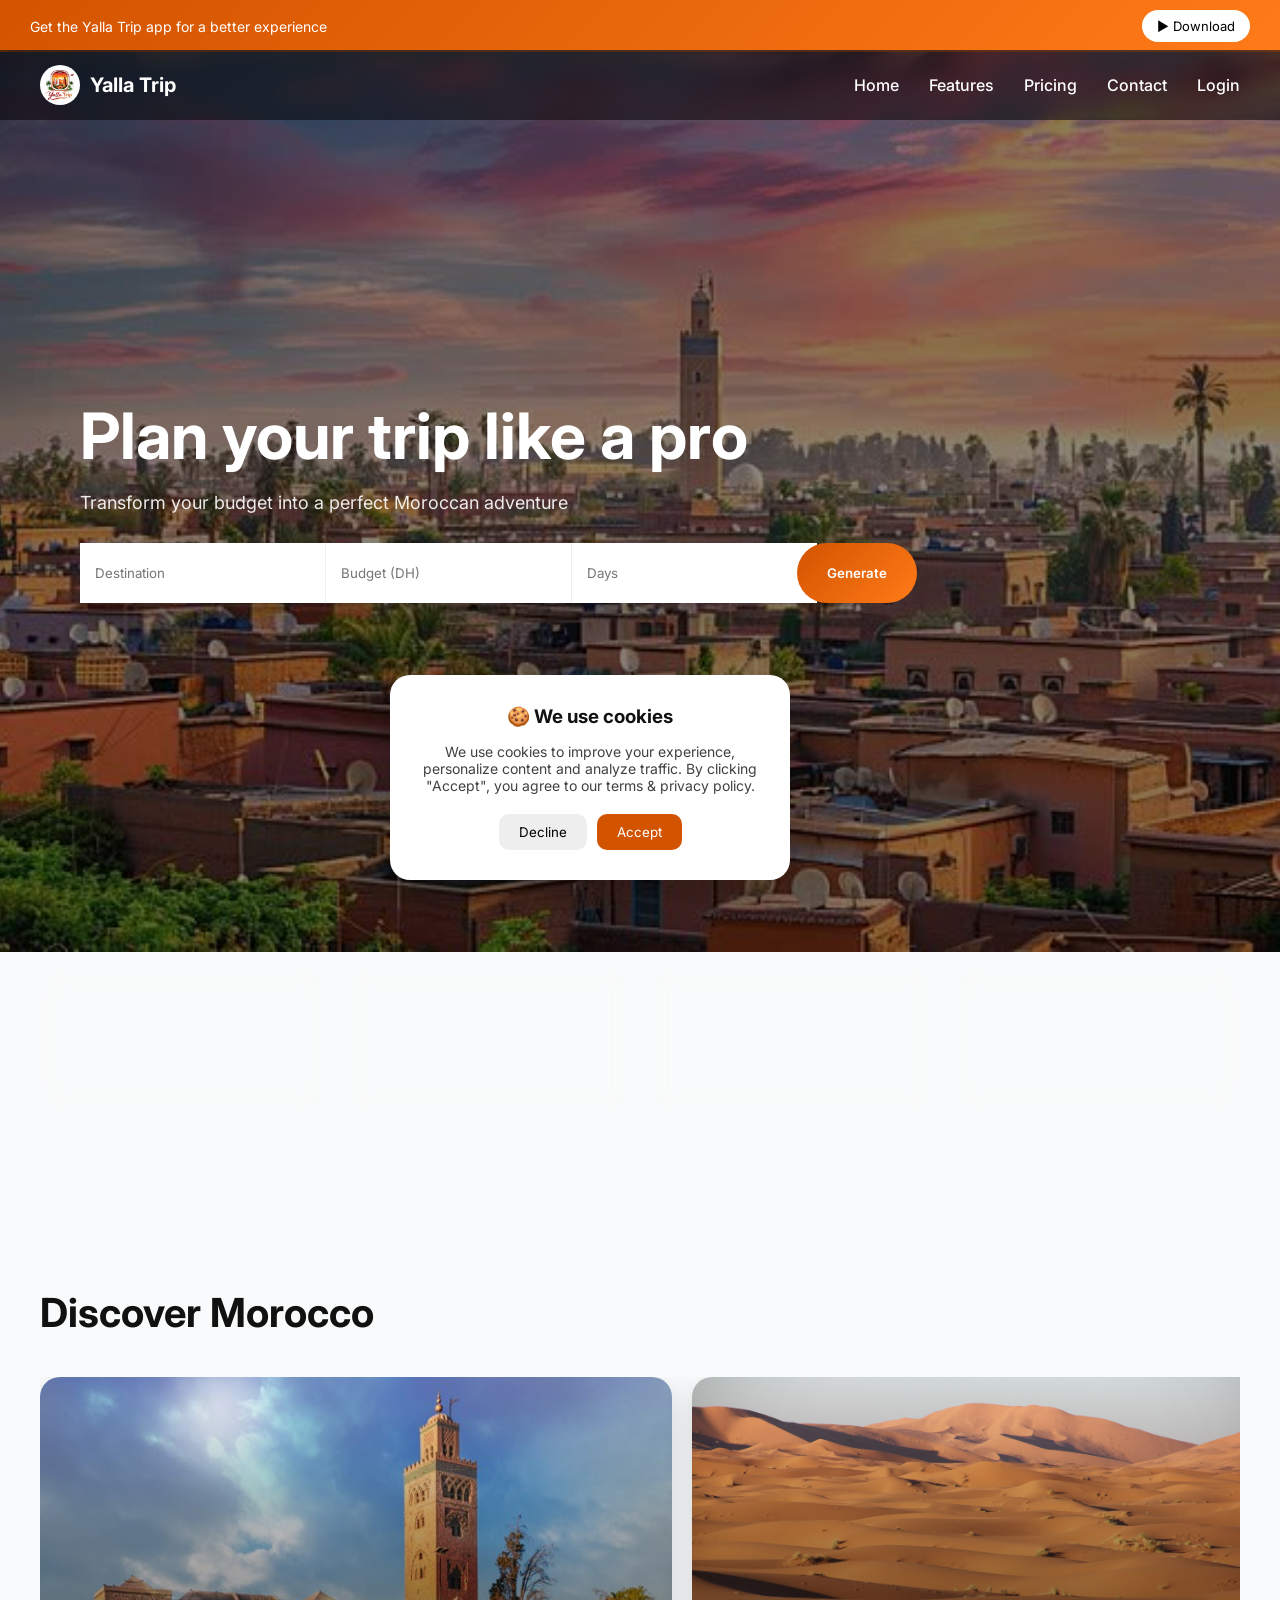
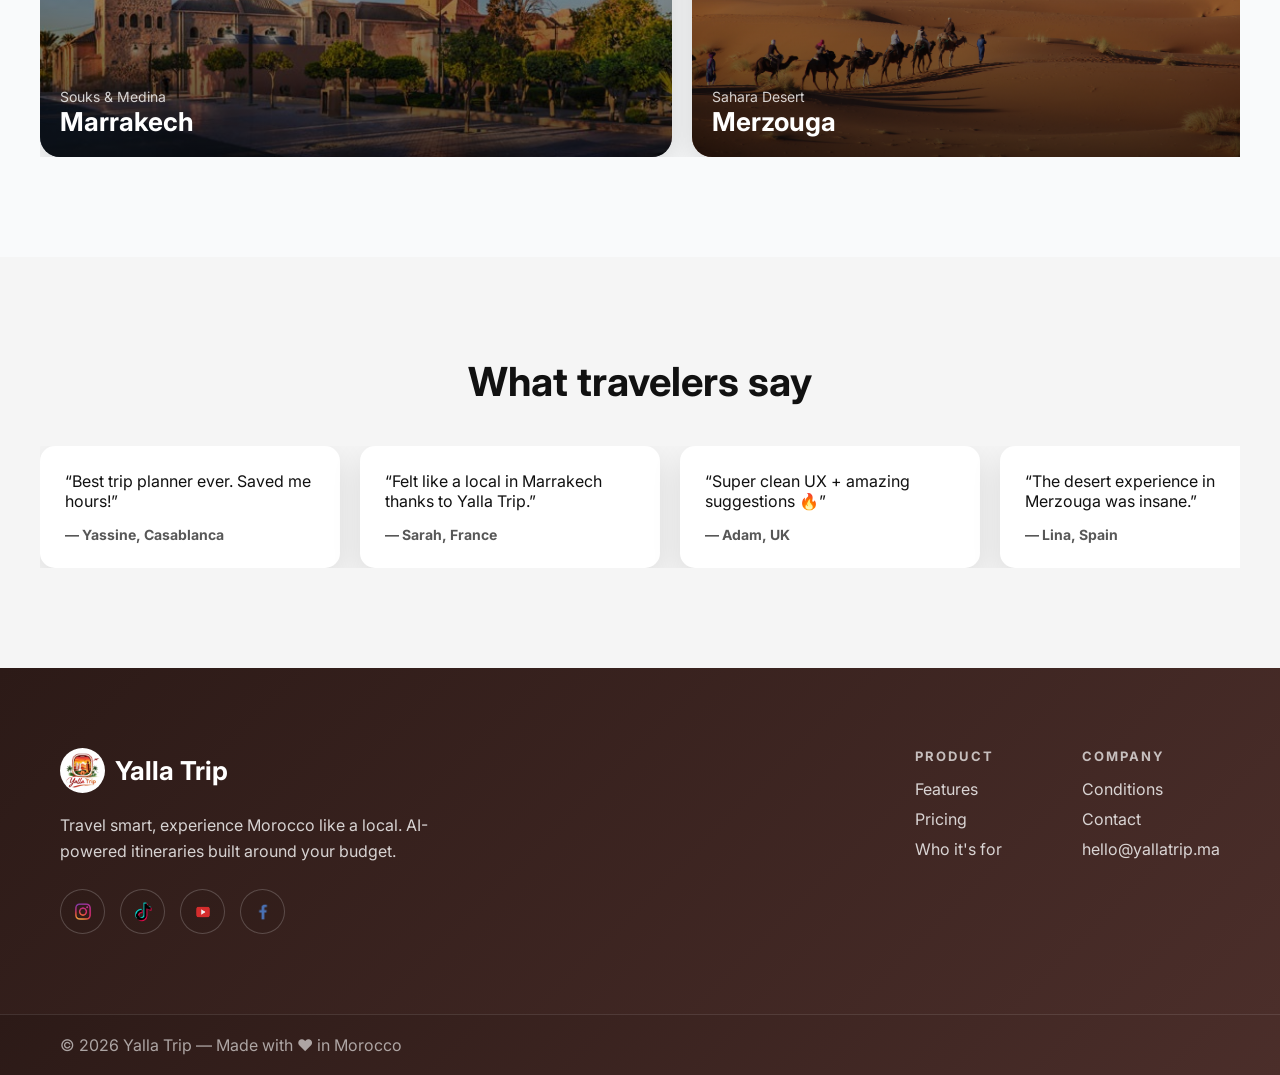
<file: index.html>
<!DOCTYPE html>
<meta charset="UTF-8">
<meta name="google" content="notranslate">
<meta http-equiv="Content-Language" content="en">
<head>
  <meta charset="UTF-8">
  <title>Yalla Trip</title>
  <meta name="viewport" content="width=device-width, initial-scale=1.0">
  <link rel="stylesheet" href="style.css">
  <link href="https://fonts.googleapis.com/css2?family=Inter:wght@400;600;700&display=swap" rel="stylesheet">
</head>

<body>

  <body class="with-app-bar">
    
<!-- ================= TOP APP BAR ================= -->
<div class="top-app-bar">

  <p> Get the Yalla Trip app for a better experience</p>

  <div class="top-buttons">
    <button>▶ Download</button>
  </div>

</div>
  
<nav class="navbar">
  <div class="logo">
    <img src="logo.jpeg">
    <span>Yalla Trip</span>
  </div>

<ul class="nav-links">
  <li><a href="index.html">Home</a></li>
  <li><a href="features.html">Features</a></li>
  <li><a href="pricing.html">Pricing</a></li>
  <li><a href="contact.html">Contact</a></li>
  <li><a href="login.html">Login</a></li>
</ul>
</nav>

<header class="hero">
  <div class="hero-overlay"></div>

  <div class="hero-content">
    <h1>Plan your trip like a pro</h1>
    <p>Transform your budget into a perfect Moroccan adventure</p>

    <div class="search-box">
      <input id="destination" placeholder="Destination">
      <input id="budget" type="number" placeholder="Budget (DH)">
      <input id="days" type="number" placeholder="Days">
      <button onclick="generateTrip()">Generate</button>
    </div>
  </div>
</header>

<!-- ================= STATS ================= -->
<section class="stats">

  <div class="stat">
    <h2>25k<span>+</span></h2>
    <p>Travellers using Yalla Trip</p>
  </div>

  <div class="stat">
    <h2>120k</h2>
    <p>Trips generated</p>
  </div>

  <div class="stat">
    <h2>8h</h2>
    <p>Saved per trip</p>
  </div>

  <div class="stat">
    <h2>92<span>%</span></h2>
    <p>Satisfaction rate</p>
  </div>

</section>

<section class="discover">
  <h2>Discover Morocco</h2>

  <div class="discover-cards">

    <div class="card">
      <img src="marrakech.jpg">
      <div class="card-text">
        <span>Souks & Medina</span>
        <h3>Marrakech</h3>
      </div>
    </div>

    <div class="card">
      <img src="merzouga.jpg">
      <div class="card-text">
        <span>Sahara Desert</span>
        <h3>Merzouga</h3>
      </div>
    </div>

    <div class="card">
      <img src="chefchaouen.jpg">
      <div class="card-text">
        <span>Blue Pearl</span>
        <h3>Chefchaouen</h3>
      </div>
    </div>

    <div class="card">
      <img src="tanger.jpg">
      <div class="card-text">
        <span>Coastal City</span>
        <h3>Tanger</h3>
      </div>
    </div>

  </div>
</section>

<section id="result" class="result-section hidden">
  <h2>Your Trip</h2>
  <div id="trip-output"></div>
</section>

<div id="loader" class="loader hidden"> Generating your trip...</div>

    <!-- ================= REVIEWS ================= -->
<section class="reviews">
  <h2>What travelers say</h2>

  <div class="reviews-container">

    <div class="reviews-track" id="reviews-track">

      <div class="review">
        <p>“Best trip planner ever. Saved me hours!”</p>
        <h4>— Yassine, Casablanca</h4>
      </div>

      <div class="review">
        <p>“Felt like a local in Marrakech thanks to Yalla Trip.”</p>
        <h4>— Sarah, France</h4>
      </div>

      <div class="review">
        <p>“Super clean UX + amazing suggestions 🔥”</p>
        <h4>— Adam, UK</h4>
      </div>

      <div class="review">
        <p>“The desert experience in Merzouga was insane.”</p>
        <h4>— Lina, Spain</h4>
      </div>

      <div class="review">
        <p>“I use it every time I travel in Morocco.”</p>
        <h4>— Mehdi, Rabat</h4>
      </div>

        <div class="review">
        <p>“Best trip planner ever. Saved me hours!”</p>
        <h4>— Yassine, Casablanca</h4>
      </div>

      <div class="review">
        <p>“Felt like a local in Marrakech thanks to Yalla Trip.”</p>
        <h4>— Sarah, France</h4>
      </div>

      <div class="review">
        <p>“Super clean UX + amazing suggestions 🔥”</p>
        <h4>— Adam, UK</h4>
      </div>

      <div class="review">
        <p>“The desert experience in Merzouga was insane.”</p>
        <h4>— Lina, Spain</h4>
      </div>

      <div class="review">
        <p>“I use it every time I travel in Morocco.”</p>
        <h4>— Mehdi, Rabat</h4>
      </div>

        <div class="review">
        <p>“Best trip planner ever. Saved me hours!”</p>
        <h4>— Yassine, Casablanca</h4>
      </div>

      <div class="review">
        <p>“Felt like a local in Marrakech thanks to Yalla Trip.”</p>
        <h4>— Sarah, France</h4>
      </div>

      <div class="review">
        <p>“Super clean UX + amazing suggestions 🔥”</p>
        <h4>— Adam, UK</h4>
      </div>

      <div class="review">
        <p>“The desert experience in Merzouga was insane.”</p>
        <h4>— Lina, Spain</h4>
      </div>

      <div class="review">
        <p>“I use it every time I travel in Morocco.”</p>
        <h4>— Mehdi, Rabat</h4>
      </div>

        <div class="review">
        <p>“Best trip planner ever. Saved me hours!”</p>
        <h4>— Yassine, Casablanca</h4>
      </div>

      <div class="review">
        <p>“Felt like a local in Marrakech thanks to Yalla Trip.”</p>
        <h4>— Sarah, France</h4>
      </div>

      <div class="review">
        <p>“Super clean UX + amazing suggestions 🔥”</p>
        <h4>— Adam, UK</h4>
      </div>

      <div class="review">
        <p>“The desert experience in Merzouga was insane.”</p>
        <h4>— Lina, Spain</h4>
      </div>

      <div class="review">
        <p>“I use it every time I travel in Morocco.”</p>
        <h4>— Mehdi, Rabat</h4>
      </div>

    </div>

  </div>
</section>

<footer class="footer">

  <div class="footer-left">
    <div class="footer-logo">
      <img src="logo.jpeg" alt="logo">
      <h3>Yalla Trip</h3>
    </div>

    <p class="footer-desc">
      Travel smart, experience Morocco like a local.  
      AI-powered itineraries built around your budget.
    </p>

<div class="socials">

  <span>
    <img src="instagram-removebg-preview.png" alt="Instagram">
  </span>

  <span>
    <img src="tiktok-removebg-preview.png" alt="TikTok">
  </span>

  <span>
    <img src="youtube-removebg-preview.png" alt="YouTube">
  </span>

  <span>
    <img src="facebook-removebg-preview.png" alt="Facebook">
  </span>

</div>
  </div>

  <div class="footer-links">

    <div>
      <h4>PRODUCT</h4>
      <p>Features</p>
      <p>Pricing</p>
      <p>Who it's for</p>
    </div>

    <div>
      <h4>COMPANY</h4>
      <p>Conditions</p>
      <p>Contact</p>
      <p>hello@yallatrip.ma</p>
    </div>

  </div>

</footer>

<div class="footer-bottom">
  © 2026 Yalla Trip — Made with ❤️ in Morocco
</div>

<script src="script.js"></script>
    <!-- ================= COOKIE POPUP ================= -->
<div id="cookie-popup" class="cookie-popup hidden">

  <div class="cookie-box">
    <h3>🍪 We use cookies</h3>

    <p>
      We use cookies to improve your experience, personalize content and analyze traffic.
      By clicking "Accept", you agree to our terms & privacy policy.
    </p>

    <div class="cookie-buttons">
      <button class="btn-decline" onclick="declineCookies()">Decline</button>
      <button class="btn-accept" onclick="acceptCookies()">Accept</button>
    </div>
  </div>

</div>
</body>
</html>
</file>
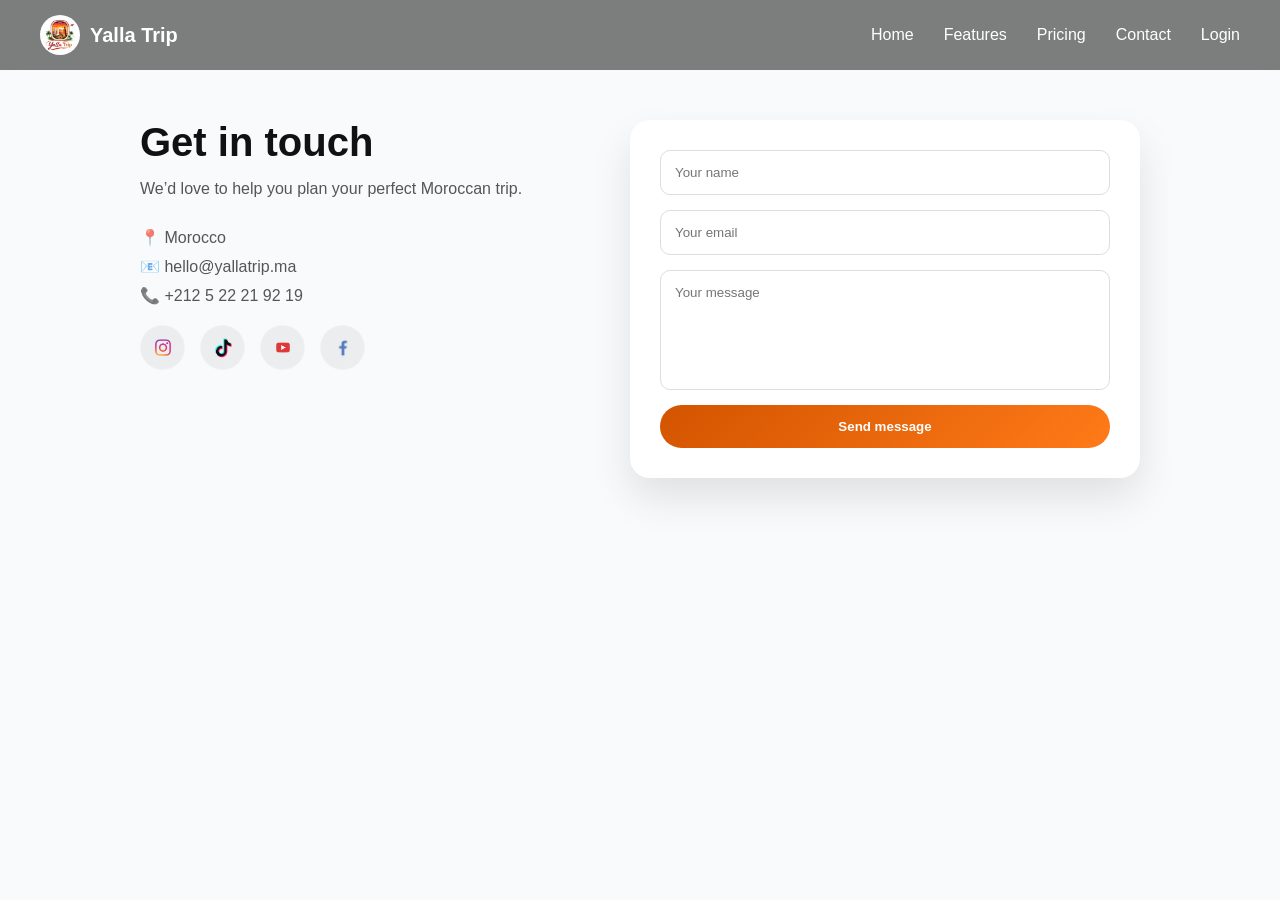
<file: contact.html>
<!DOCTYPE html>
<meta charset="UTF-8">
<meta name="google" content="notranslate">
<meta http-equiv="Content-Language" content="en">
<head>
  <meta charset="UTF-8">
  <title>Contact - Yalla Trip</title>
  <meta name="viewport" content="width=device-width, initial-scale=1.0">
  <link rel="stylesheet" href="style.css">
</head>

<body>

<!-- NAVBAR -->
<nav class="navbar">
  <div class="logo">
    <img src="logo.jpeg">
    <span>Yalla Trip</span>
  </div>

  <ul class="nav-links">
    <li><a href="index.html">Home</a></li>
    <li><a href="features.html">Features</a></li>
    <li><a href="pricing.html">Pricing</a></li>
    <li><a href="contact.html">Contact</a></li>
    <li><a href="login.html">Login</a></li>
  </ul>
</nav>

<!-- SECTION -->
<section class="contact">

  <div class="contact-container">

    <!-- LEFT -->
    <div class="contact-info">
      <h1>Get in touch</h1>
      <p>We’d love to help you plan your perfect Moroccan trip.</p>

      <div class="contact-details">
        <p>📍 Morocco</p>
        <p>📧 hello@yallatrip.ma</p>
        <p>📞 +212 5 22 21 92 19</p>
             <div class="socials">
  <span>
    <img src="instagram-removebg-preview.png" alt="Instagram">
  </span>

  <span>
    <img src="tiktok-removebg-preview.png" alt="TikTok">
  </span>

  <span>
    <img src="youtube-removebg-preview.png" alt="YouTube">
  </span>

  <span>
    <img src="facebook-removebg-preview.png" alt="Facebook">
  </span>

</div>
      </div>
    </div>

    <!-- FORM -->
    <div class="contact-form">

      <input type="text" placeholder="Your name">
      <input type="email" placeholder="Your email">
      <textarea placeholder="Your message"></textarea>

      <button onclick="sendMessage()">Send message</button>

    </div>

  </div>

</section>

<script>
function sendMessage() {
  alert("✅ Message sent! We will contact you soon.");
}
</script>

</body>
</html>
</file>
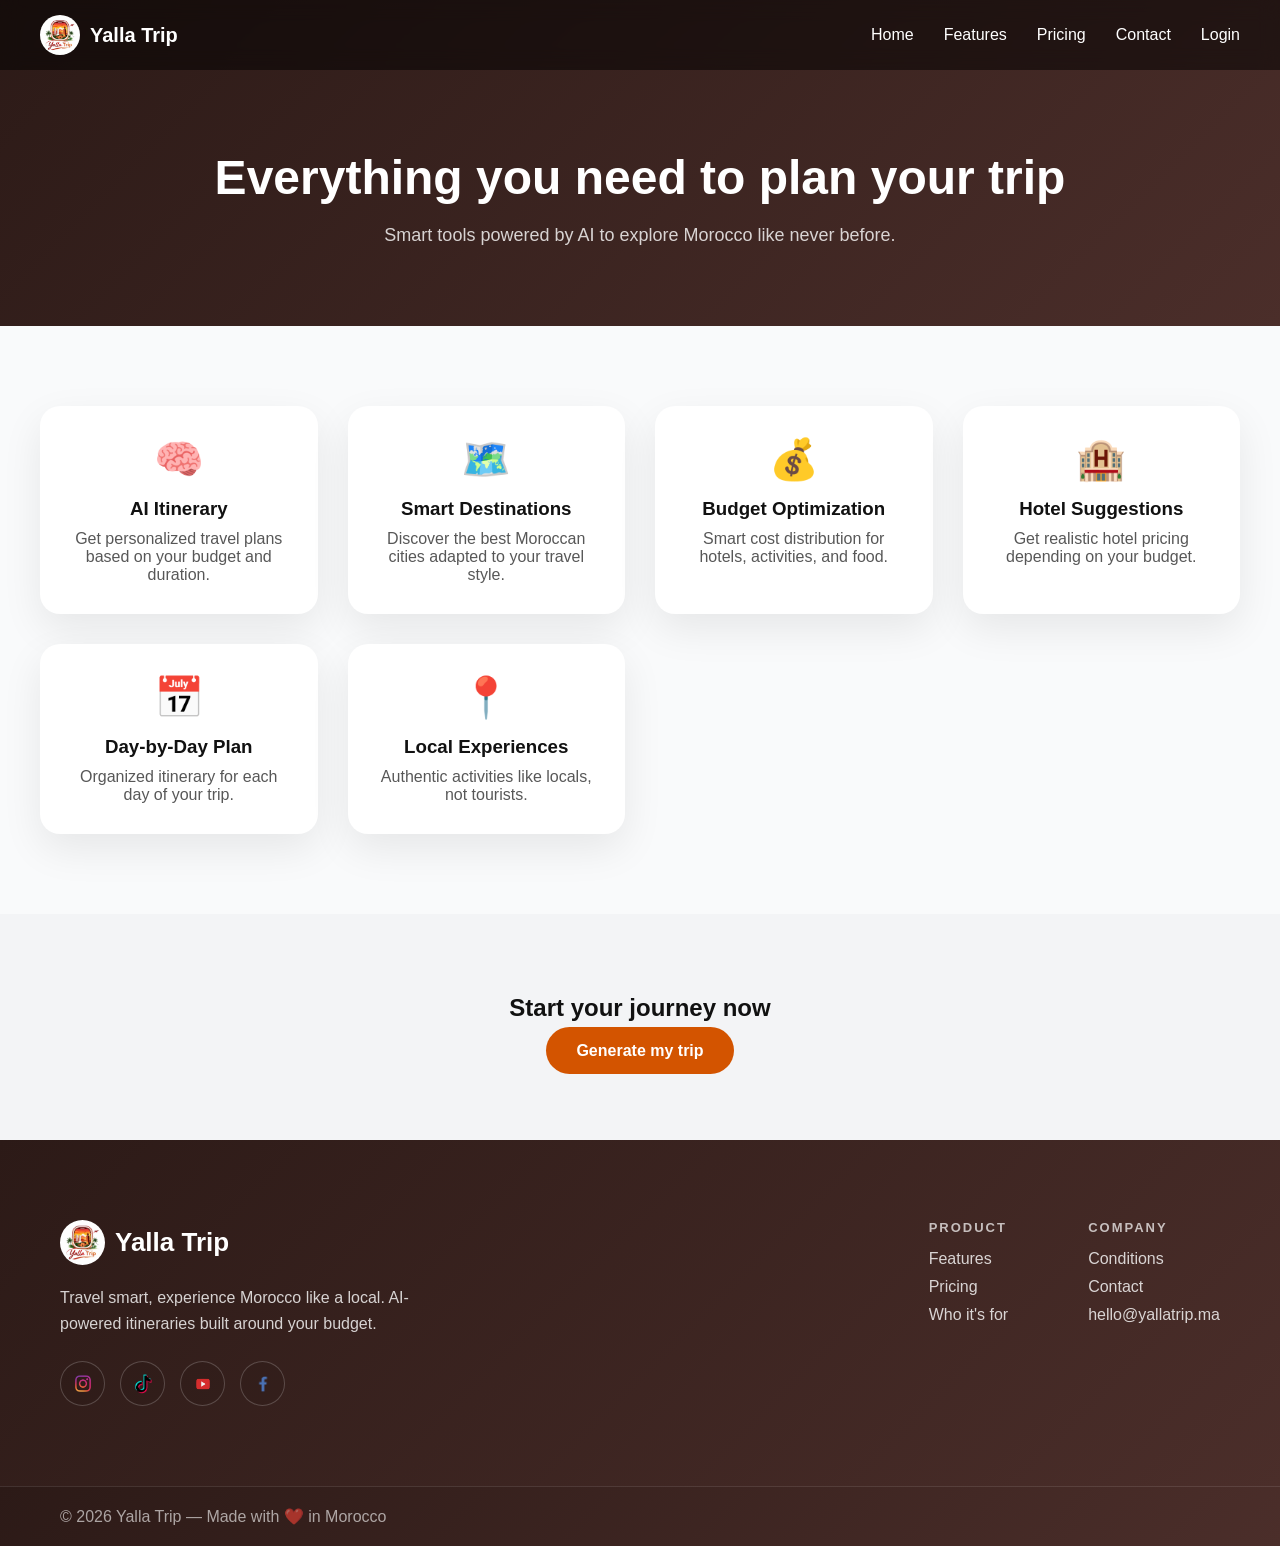
<file: features.html>
<!DOCTYPE html>
<meta charset="UTF-8">
<meta name="google" content="notranslate">
<meta http-equiv="Content-Language" content="en">
<head>
  <meta charset="UTF-8" />
  <meta name="viewport" content="width=device-width, initial-scale=1.0"/>
  <title>Features - Yalla Trip</title>
  <link rel="stylesheet" href="style.css"/>
</head>

<body>

<!-- NAVBAR -->
<nav class="navbar">
  <div class="logo">
    <img src="logo.jpeg" alt="logo">
    <span>Yalla Trip</span>
  </div>
  <ul class="nav-links">
    <li><a href="index.html">Home</a></li>
    <li><a href="features.html">Features</a></li>
    <li><a href="pricing.html">Pricing</a></li>
    <li><a href="contact.html">Contact</a></li>
    <li><a href="login.html">Login</a></li>
  </ul>
</nav>

<!-- HERO -->
<section class="features-hero">
  <h1>Everything you need to plan your trip</h1>
  <p>Smart tools powered by AI to explore Morocco like never before.</p>
</section>

<!-- FEATURES GRID -->
<section class="features-section">

  <div class="feature-card">
    <div class="icon">🧠</div>
    <h3>AI Itinerary</h3>
    <p>Get personalized travel plans based on your budget and duration.</p>
  </div>

  <div class="feature-card">
    <div class="icon">🗺️</div>
    <h3>Smart Destinations</h3>
    <p>Discover the best Moroccan cities adapted to your travel style.</p>
  </div>

  <div class="feature-card">
    <div class="icon">💰</div>
    <h3>Budget Optimization</h3>
    <p>Smart cost distribution for hotels, activities, and food.</p>
  </div>

  <div class="feature-card">
    <div class="icon">🏨</div>
    <h3>Hotel Suggestions</h3>
    <p>Get realistic hotel pricing depending on your budget.</p>
  </div>

  <div class="feature-card">
    <div class="icon">📅</div>
    <h3>Day-by-Day Plan</h3>
    <p>Organized itinerary for each day of your trip.</p>
  </div>

  <div class="feature-card">
    <div class="icon">📍</div>
    <h3>Local Experiences</h3>
    <p>Authentic activities like locals, not tourists.</p>
  </div>

</section>

<!-- CTA -->
<section class="features-cta">
  <h2>Start your journey now</h2>
  <a href="index.html" class="cta-btn">Generate my trip</a>
</section>

<!-- FOOTER -->
<footer class="footer">

  <div class="footer-left">
    <div class="footer-logo">
      <img src="logo.jpeg" alt="logo">
      <h3>Yalla Trip</h3>
    </div>

    <p class="footer-desc">
      Travel smart, experience Morocco like a local.  
      AI-powered itineraries built around your budget.
    </p>

    <div class="socials">

  <span>
    <img src="instagram-removebg-preview.png" alt="Instagram">
  </span>

  <span>
    <img src="tiktok-removebg-preview.png" alt="TikTok">
  </span>

  <span>
    <img src="youtube-removebg-preview.png" alt="YouTube">
  </span>

  <span>
    <img src="facebook-removebg-preview.png" alt="Facebook">
  </span>

</div>
  </div>

  <div class="footer-links">

    <div>
      <h4>PRODUCT</h4>
      <p>Features</p>
      <p>Pricing</p>
      <p>Who it's for</p>
    </div>

    <div>
      <h4>COMPANY</h4>
      <p>Conditions</p>
      <p>Contact</p>
      <p>hello@yallatrip.ma</p>
    </div>

  </div>

</footer>

<div class="footer-bottom">
  © 2026 Yalla Trip — Made with ❤️ in Morocco
</div>

</body>
</html>
</file>
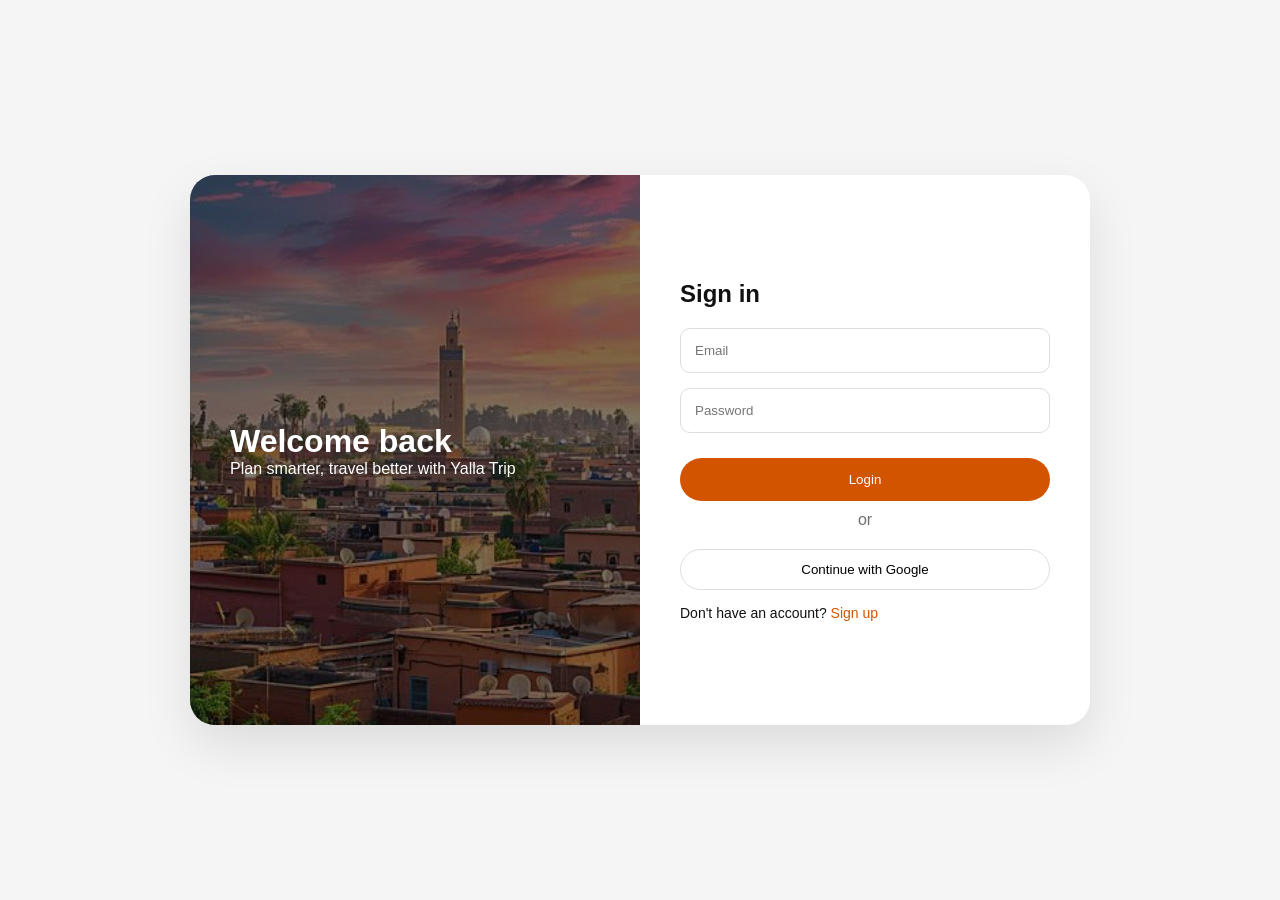
<file: login.html>
<!DOCTYPE html>
<meta charset="UTF-8">
<meta name="google" content="notranslate">
<meta http-equiv="Content-Language" content="en">
<head>
  <meta charset="UTF-8">
  <title>Login - Yalla Trip</title>
  <meta name="viewport" content="width=device-width, initial-scale=1.0">
  <link rel="stylesheet" href="style.css">
</head>

<body class="login-body">

<div class="login-container">

  <!-- LEFT IMAGE -->
  <div class="login-left">
    <h1>Welcome back</h1>
    <p>Plan smarter, travel better with Yalla Trip</p>
  </div>

  <!-- FORM -->
  <div class="login-right">

    <h2>Sign in</h2>

    <input type="email" placeholder="Email">
    <input type="password" placeholder="Password">

    <button class="login-btn">Login</button>

    <p class="login-alt">or</p>

    <button class="google-btn">Continue with Google</button>

    <p class="login-footer">
      Don't have an account? <a href="#">Sign up</a>
    </p>

  </div>

</div>

</body>
</html>
</file>
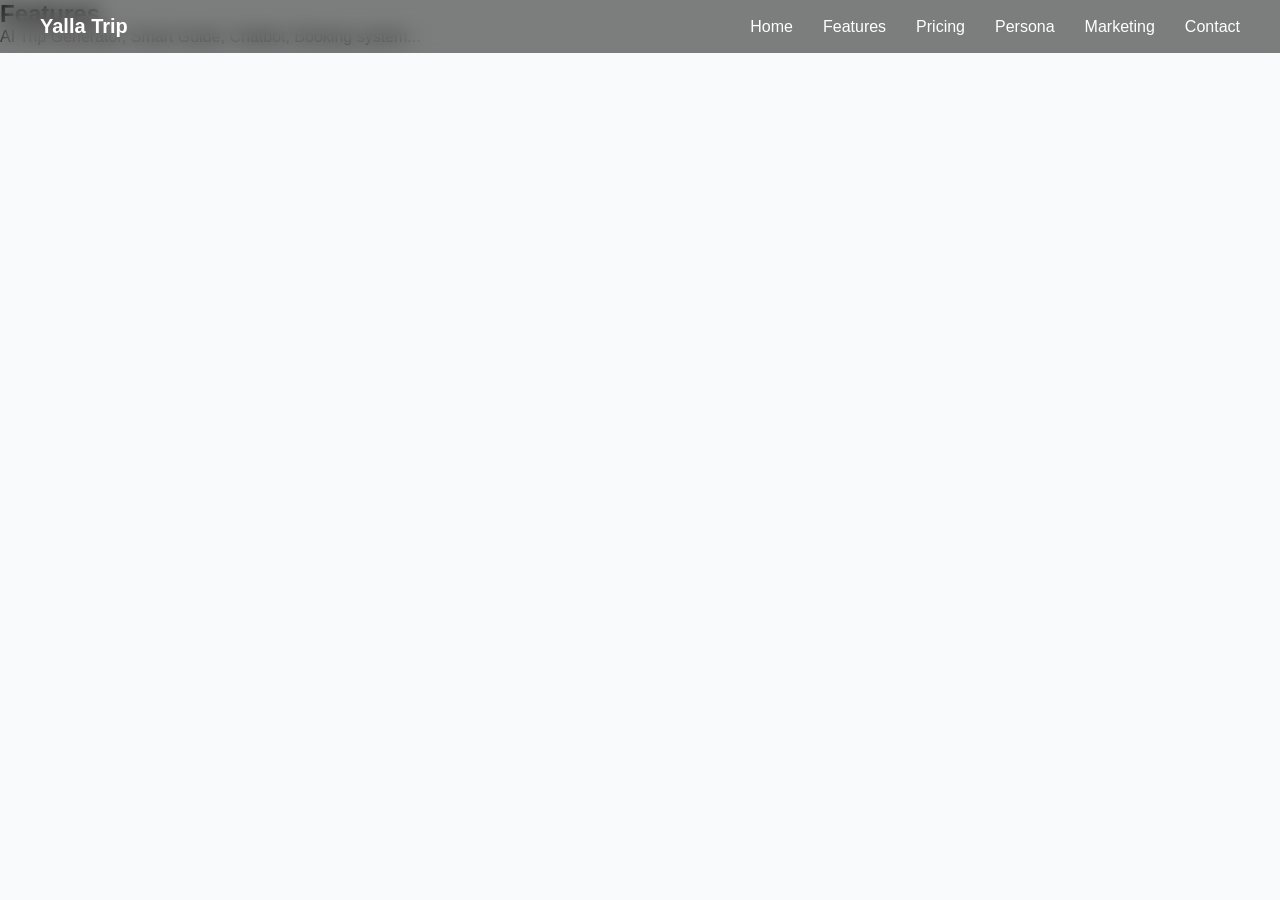
<file: marketing.html>
<!DOCTYPE html>
<html lang="en">
<head>
<meta charset="UTF-8">
<title>Marketing</title>
<link rel="stylesheet" href="./style.css">
</head>

<body>

<nav class="navbar">
  <h2 class="logo">Yalla Trip</h2>
  <ul class="nav-links">
    <li><a href="index.html">Home</a></li>
    <li><a href="features.html">Features</a></li>
    <li><a href="pricing.html">Pricing</a></li>
    <li><a href="persona.html">Persona</a></li>
    <li><a href="marketing.html">Marketing</a></li>
    <li><a href="contact.html">Contact</a></li>
  </ul>
</nav>

<section class="features">
  <h1>Features</h1>
  <p>AI Trip Generator, Smart Guide, Chatbot, Booking system...</p>
</section>

</body>
</html>
</file>
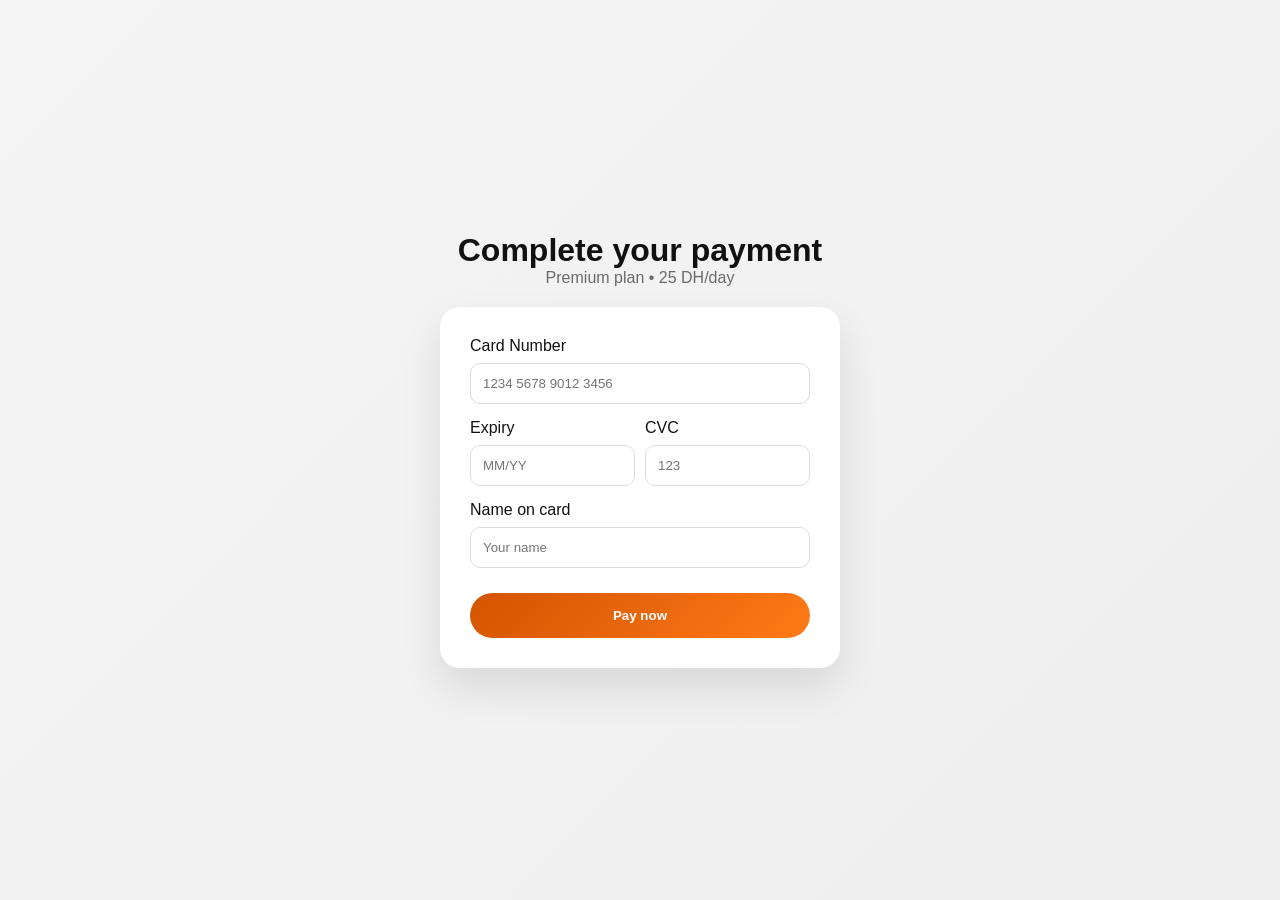
<file: payment.html>
<!DOCTYPE html>
<html lang="en">
<head>
  <meta charset="UTF-8">
  <title>Payment - Yalla Trip</title>
  <meta name="viewport" content="width=device-width, initial-scale=1.0">
  <link rel="stylesheet" href="style.css">
</head>

<body class="payment-body">

<div class="payment-container">

  <h1>Complete your payment</h1>
  <p class="payment-sub">Premium plan • 25 DH/day</p>

  <div class="payment-card">

    <label>Card Number</label>
    <input type="text" placeholder="1234 5678 9012 3456">

    <div class="row">
      <div>
        <label>Expiry</label>
        <input type="text" placeholder="MM/YY">
      </div>

      <div>
        <label>CVC</label>
        <input type="text" placeholder="123">
      </div>
    </div>

    <label>Name on card</label>
    <input type="text" placeholder="Your name">

    <button class="pay-btn" onclick="fakePayment()">Pay now</button>

  </div>

</div>


<script>
function fakePayment() {
  alert("✅ Payment successful! Welcome to Premium");
  window.location.href = "index.html";
}
</script>

</body>
</html>
</file>
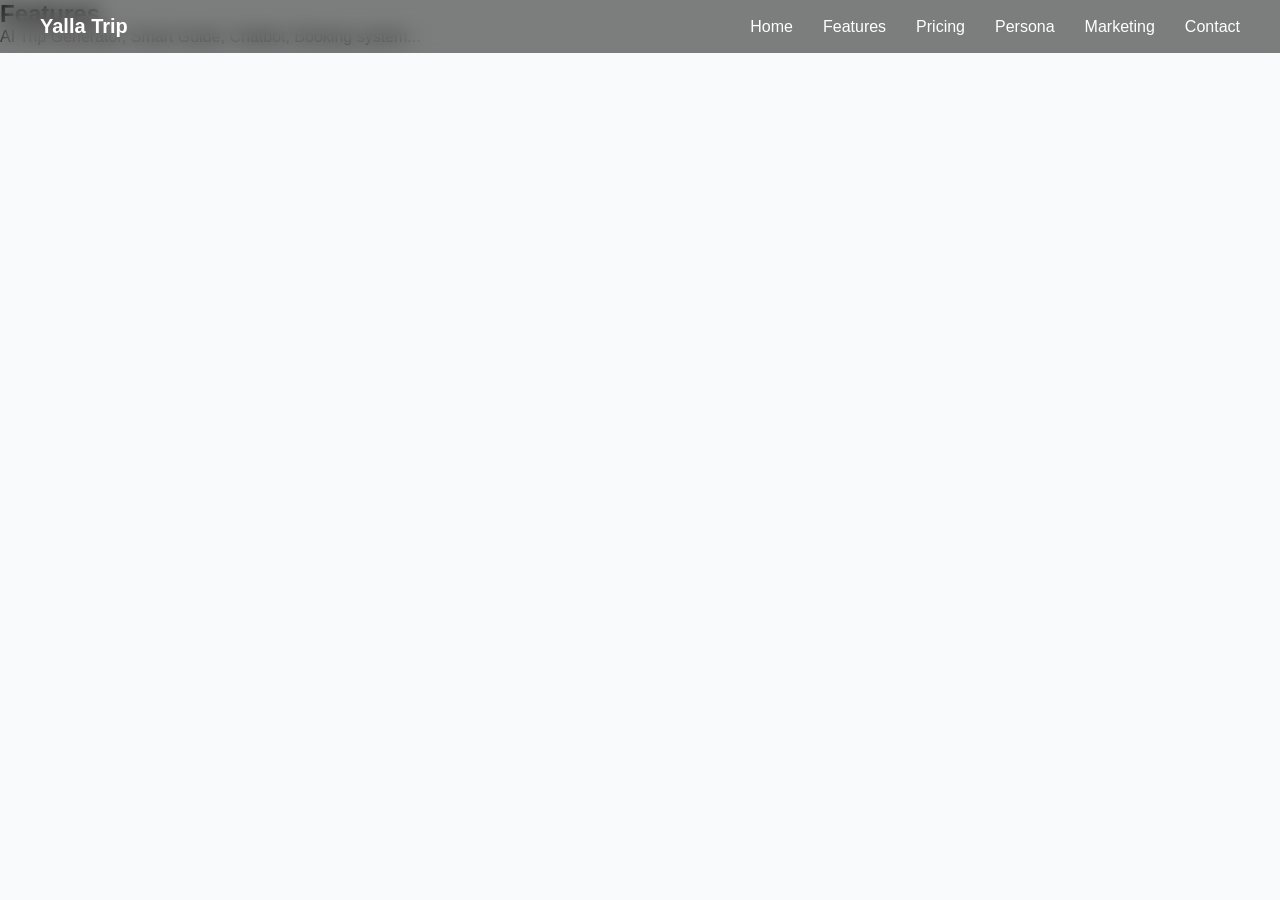
<file: persona.html>
<!DOCTYPE html>
<html lang="en">
<head>
<meta charset="UTF-8">
<title>Persona</title>
<link rel="stylesheet" href="./style.css">
</head>

<body>

<nav class="navbar">
  <h2 class="logo">Yalla Trip</h2>
  <ul class="nav-links">
    <li><a href="index.html">Home</a></li>
    <li><a href="features.html">Features</a></li>
    <li><a href="pricing.html">Pricing</a></li>
    <li><a href="persona.html">Persona</a></li>
    <li><a href="marketing.html">Marketing</a></li>
    <li><a href="contact.html">Contact</a></li>
  </ul>
</nav>

<section class="features">
  <h1>Features</h1>
  <p>AI Trip Generator, Smart Guide, Chatbot, Booking system...</p>
</section>

</body>
</html>
</file>
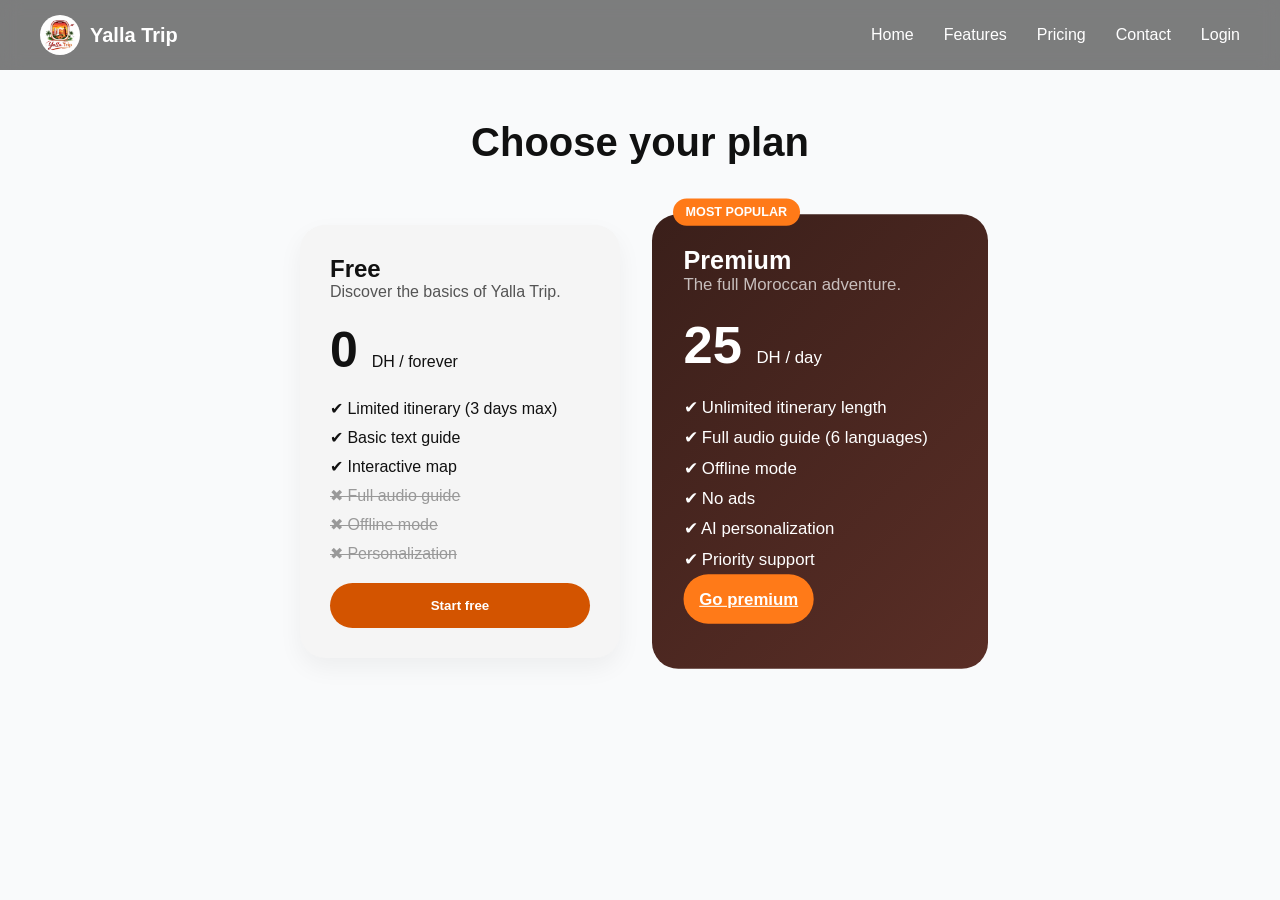
<file: pricing.html>
<!DOCTYPE html>
<meta charset="UTF-8">
<meta name="google" content="notranslate">
<meta http-equiv="Content-Language" content="en">
<head>
  <meta charset="UTF-8">
  <title>Pricing - Yalla Trip</title>
  <meta name="viewport" content="width=device-width, initial-scale=1.0">
  <link rel="stylesheet" href="style.css">
</head>

<body>

<!-- NAVBAR -->
<nav class="navbar">
  <div class="logo">
    <img src="logo.jpeg">
    <span>Yalla Trip</span>
  </div>

  <ul class="nav-links">
    <li><a href="index.html">Home</a></li>
    <li><a href="features.html">Features</a></li>
    <li><a href="pricing.html">Pricing</a></li>
    <li><a href="contact.html">Contact</a></li>
    <li><a href="login.html">Login</a></li>
  </ul>
</nav>

<!-- SECTION -->
<section class="pricing">

  <h1>Choose your plan</h1>

  <div class="pricing-container">

    <!-- FREE -->
    <div class="pricing-card free">
      <h2>Free</h2>
      <p class="desc">Discover the basics of Yalla Trip.</p>

      <div class="price">0 <span>DH / forever</span></div>

      <ul>
        <li>✔ Limited itinerary (3 days max)</li>
        <li>✔ Basic text guide</li>
        <li>✔ Interactive map</li>
        <li class="off">✖ Full audio guide</li>
        <li class="off">✖ Offline mode</li>
        <li class="off">✖ Personalization</li>
      </ul>

      <button class="btn free-btn" onclick="window.location.href='login.html'">
  Start free
</button>
    </div>

    <!-- PREMIUM -->
    <div class="pricing-card premium">

      <div class="badge">MOST POPULAR</div>

      <h2>Premium</h2>
      <p class="desc">The full Moroccan adventure.</p>

      <div class="price">25 <span>DH / day</span></div>

      <ul>
        <li>✔ Unlimited itinerary length</li>
        <li>✔ Full audio guide (6 languages)</li>
        <li>✔ Offline mode</li>
        <li>✔ No ads</li>
        <li>✔ AI personalization</li>
        <li>✔ Priority support</li>
      </ul>

      <a href="payment.html" class="btn premium-btn">Go premium</a>
    </div>

  </div>

</section>

</body>
</html>
</file>
<file: style.css>
/* ================= RESET ================= */
* {
  margin: 0;
  padding: 0;
  box-sizing: border-box;
  font-family: 'Inter', sans-serif;
}

body {
  background: #f9fafb;
  color: #111;
}

/* ================= NAVBAR ================= */
.navbar {
  position: fixed;
  top: 0;
  width: 100%;
  display: flex;
  justify-content: space-between;
  align-items: center;
  padding: 15px 40px;
  background: rgba(0,0,0,0.5);
  backdrop-filter: blur(10px);
  z-index: 1000;
}

.logo {
  display: flex;
  align-items: center;
  gap: 10px;
  color: white;
  font-weight: 700;
  font-size: 20px;
}

.logo img {
  width: 40px;
  height: 40px;
  border-radius: 50%;
}

.nav-links {
  display: flex;
  gap: 30px;
  list-style: none;
}

.nav-links a {
  color: white;
  text-decoration: none;
  font-weight: 500;
  transition: 0.3s;
}

.nav-links a:hover {
  color: #ff7a18;
}

/* ================= HERO ================= */
.hero {
  height: 100vh;
  background: url("acceuil.jpeg") center/cover no-repeat;
  display: flex;
  align-items: center;
  padding: 0 80px;
  position: relative;
}

/* overlay FIX CLICK */
.hero-overlay {
  position: absolute;
  inset: 0;
  background: rgba(0,0,0,0.45);
  z-index: 1;
  pointer-events: none; /* 🔥 FIX CLICK */
}

.hero-content {
  position: relative;
  z-index: 2;
  max-width: 700px;
  color: white;
}

.hero h1 {
  font-size: 64px;
  font-weight: 700;
  line-height: 1.1;
}

.hero p {
  margin: 20px 0;
  font-size: 18px;
  opacity: 0.9;
}

/* ================= SEARCH BOX ================= */
.search-box {
  display: flex;
  align-items: stretch;
  background: white;
  border-radius: 50px;
  margin-top: 30px;
  max-width: 750px;
  width: 100%;
  box-shadow: 0 15px 40px rgba(0,0,0,0.25);
  overflow: visible; /* 🔥 FIX PRINCIPAL */
}

.search-box input {
  border: none;
  padding: 15px;
  flex: 1;
  outline: none;
}

.search-box input {
  height: 60px;
}

.search-box input:nth-child(1),
.search-box input:nth-child(2) {
  border-right: 1px solid #eee;
}

.search-box button {
  background: linear-gradient(135deg, #d35400, #ff7a18);
  color: white;
  border: none;
  padding: 0 30px;
  cursor: pointer;
  font-weight: 600;
  height: 60px;
  border-radius: 50px;
  margin-left: -20px; /* 🔥 IMPORTANT */
  position: relative;
  z-index: 2;
}

.search-box button:hover {
  background: #e67e22;
}

/* ================= LOADER ================= */
.loader {
  text-align: center;
  padding: 40px;
  font-size: 20px;
}

.hidden {
  display: none;
}

/* ================= RESULT ================= */
.result-section {
  padding: 80px 40px;
}

#trip-output {
  display: flex;
  gap: 20px;
  flex-wrap: wrap;
  margin-top: 30px;
}

/* ================= TRIP CARD ================= */
.trip-card {
  width: 260px;
  border-radius: 15px;
  overflow: hidden;
  background: white;
  box-shadow: 0 10px 25px rgba(0,0,0,0.1);
  transition: 0.3s;
}

.trip-card:hover {
  transform: translateY(-5px);
}

.trip-img {
  width: 100%;
  height: 150px;
  object-fit: cover;
}

.trip-info {
  padding: 15px;
}

.trip-info h3 {
  margin-bottom: 10px;
}

/* ================= DISCOVER ================= */
.discover {
  width: 100%;
  padding: 100px 40px;
}

.discover h2 {
  font-size: 40px;
  margin-bottom: 40px;
}

.discover-cards {
  display: flex;
  gap: 20px;
  overflow-x: auto;
  scroll-snap-type: x mandatory;
}

.discover-cards::-webkit-scrollbar {
  display: none;
}

.card {
  min-width: 280px;
  height: 380px;
  border-radius: 20px;
  overflow: hidden;
  position: relative;
  flex-shrink: 0;
  scroll-snap-align: start;
  transition: 0.4s;
  box-shadow: 0 10px 30px rgba(0,0,0,0.15);
}

.card img {
  width: 100%;
  height: 100%;
  object-fit: cover;
}

/* overlay card */
.card::after {
  content: "";
  position: absolute;
  inset: 0;
  background: linear-gradient(to top, rgba(0,0,0,0.7), transparent);
}

.card-text {
  position: absolute;
  bottom: 20px;
  left: 20px;
  color: white;
  z-index: 2;
}

.card-text span {
  font-size: 14px;
  opacity: 0.8;
}

.card-text h3 {
  font-size: 26px;
  font-weight: 700;
}

/* hover */
.card:hover {
  transform: scale(1.05);
}

/* ================= FOOTER ================= */
/* ================= FOOTER PREMIUM ================= */
.footer {
  background: linear-gradient(135deg, #2c1a17, #4b2e2a);
  color: white;
  padding: 80px 60px;
  display: flex;
  justify-content: space-between;
  flex-wrap: wrap;
}

/* LEFT */
.footer-left {
  max-width: 400px;
}

.footer-logo {
  display: flex;
  align-items: center;
  gap: 10px;
  margin-bottom: 20px;
}

.footer-logo img {
  width: 45px;
  height: 45px;
  border-radius: 50%;
}

.footer-logo h3 {
  font-size: 26px;
  font-weight: 700;
}

.footer-desc {
  opacity: 0.8;
  margin-bottom: 25px;
  line-height: 1.6;
}

/* SOCIALS */
.socials {
  display: flex;
  gap: 15px;
}

.socials span {
  width: 45px;
  height: 45px;
  border-radius: 50%;
  display: flex;
  align-items: center;
  justify-content: center;
  border: 1px solid rgba(255,255,255,0.2);
  cursor: pointer;
  transition: 0.3s;
}

.socials span:hover {
  background: #ff7a18;
  transform: scale(1.1);
}

/* LINKS */
.footer-links {
  display: flex;
  gap: 80px;
}

.footer-links h4 {
  margin-bottom: 15px;
  letter-spacing: 2px;
  font-size: 13px;
  opacity: 0.7;
}

.footer-links p {
  margin-bottom: 10px;
  cursor: pointer;
  opacity: 0.8;
  transition: 0.3s;
}

.footer-links p:hover {
  opacity: 1;
  transform: translateX(5px);
}

/* BOTTOM */
.footer-bottom {
  background: linear-gradient(135deg, #2c1a17, #4b2e2a);
  color: rgba(255,255,255,0.6);
  padding: 20px 60px;
  border-top: 1px solid rgba(255,255,255,0.1);
  display: flex;
  justify-content: space-between;
}
/* ================= RESPONSIVE ================= */
@media (max-width: 768px) {
  .hero {
    padding: 0 20px;
  }

  .hero h1 {
    font-size: 36px;
  }

  .search-box {
    flex-direction: column;
  }

  .search-box input {
    width: 100%;
    border-right: none !important;
    border-bottom: 1px solid #eee;
  }

  .search-box button {
    width: 100%;
  }
}
/* ================= FEATURES PAGE ================= */

.features-hero {
  padding: 150px 40px 80px;
  text-align: center;
  background: linear-gradient(135deg, #2c1a17, #4b2e2a);
  color: white;
}

.features-hero h1 {
  font-size: 48px;
  margin-bottom: 20px;
}

.features-hero p {
  opacity: 0.8;
  font-size: 18px;
}

/* GRID */
.features-section {
  padding: 80px 40px;
  display: grid;
  grid-template-columns: repeat(auto-fit, minmax(250px, 1fr));
  gap: 30px;
}

/* CARD */
.feature-card {
  background: white;
  padding: 30px;
  border-radius: 20px;
  box-shadow: 0 15px 40px rgba(0,0,0,0.08);
  text-align: center;
  transition: 0.3s;
}

.feature-card:hover {
  transform: translateY(-10px);
}

.icon {
  font-size: 40px;
  margin-bottom: 15px;
}

.feature-card h3 {
  margin-bottom: 10px;
}

.feature-card p {
  opacity: 0.7;
}

/* CTA */
.features-cta {
  text-align: center;
  padding: 80px 20px;
  background: #f3f4f6;
}

.features-cta h2 {
  margin-bottom: 20px;
}

.cta-btn {
  background: #d35400;
  color: white;
  padding: 15px 30px;
  border-radius: 50px;
  text-decoration: none;
  font-weight: 600;
}

.cta-btn:hover {
  background: #ff7a18;
}
/* ================= STATS (MATCH SITE DA) ================= */
.stats {
  padding: 80px 40px;
  margin-top: -60px;
  position: relative;
  z-index: 5;

  display: grid;
  grid-template-columns: repeat(4, 1fr);
  gap: 20px;
}

/* carte */
.stat {
  background: rgba(255,255,255,0.7);
  backdrop-filter: blur(12px);
  border-radius: 20px;
  padding: 30px;
  text-align: center;

  box-shadow: 0 10px 30px rgba(0,0,0,0.1);
  transition: 0.3s;
}

/* hover premium */
.stat:hover {
  transform: translateY(-8px);
  box-shadow: 0 20px 40px rgba(0,0,0,0.15);
}

/* chiffres */
.stat h2 {
  font-size: 40px;
  font-weight: 700;
  margin-bottom: 10px;

  background: linear-gradient(135deg, #d35400, #ff7a18);
  -webkit-background-clip: text;
  -webkit-text-fill-color: transparent;
}

/* texte */
.stat p {
  font-size: 14px;
  color: #555;
}

/* responsive */
@media (max-width: 768px) {
  .stats {
    grid-template-columns: 1fr;
  }
}
/* ================= PRICING ================= */
.pricing {
  padding: 120px 40px;
  text-align: center;
}

.pricing h1 {
  font-size: 40px;
  margin-bottom: 60px;
}

/* container */
.pricing-container {
  display: flex;
  justify-content: center;
  gap: 40px;
  flex-wrap: wrap;
}

/* card */
.pricing-card {
  width: 320px;
  border-radius: 25px;
  padding: 30px;
  text-align: left;
  position: relative;
  transition: 0.3s;
}

/* FREE */
.pricing-card.free {
  background: #f5f5f5;
  box-shadow: 0 10px 25px rgba(0,0,0,0.05);
}

/* PREMIUM */
.pricing-card.premium {
  background: linear-gradient(135deg, #3a1f1a, #5a2e26);
  color: white;
  transform: scale(1.05);
}

/* hover */
.pricing-card:hover {
  transform: translateY(-8px);
}

/* badge */
.badge {
  position: absolute;
  top: -15px;
  left: 20px;
  background: #ff7a18;
  color: white;
  padding: 6px 12px;
  border-radius: 20px;
  font-size: 12px;
  font-weight: 600;
}

/* price */
.price {
  font-size: 50px;
  font-weight: 700;
  margin: 20px 0;
}

.price span {
  font-size: 16px;
  font-weight: 400;
}

/* desc */
.desc {
  opacity: 0.7;
}

/* list */
.pricing-card ul {
  list-style: none;
  margin: 20px 0;
}

.pricing-card li {
  margin: 10px 0;
}

/* off features */
.off {
  opacity: 0.4;
  text-decoration: line-through;
}

/* buttons */
.btn {
  width: 100%;
  padding: 15px;
  border-radius: 30px;
  border: none;
  cursor: pointer;
  font-weight: 600;
}

/* free btn */
.free-btn {
  background: #d35400;
  color: white;
}

/* premium btn */
.premium-btn {
  background: #ff7a18;
  color: white;
}

/* responsive */
@media (max-width: 768px) {
  .pricing-container {
    flex-direction: column;
    align-items: center;
  }
}
/* ================= LOGIN ================= */
.login-body {
  height: 100vh;
  display: flex;
  justify-content: center;
  align-items: center;
  background: #f5f5f5;
}

/* container */
.login-container {
  width: 900px;
  height: 550px;
  display: flex;
  border-radius: 25px;
  overflow: hidden;
  box-shadow: 0 20px 50px rgba(0,0,0,0.1);
}

/* LEFT */
.login-left {
  flex: 1;
  background: url("acceuil.jpeg") center/cover no-repeat;
  color: white;
  padding: 40px;
  display: flex;
  flex-direction: column;
  justify-content: center;
  position: relative;
}

.login-left::after {
  content: "";
  position: absolute;
  inset: 0;
  background: rgba(0,0,0,0.5);
}

.login-left h1,
.login-left p {
  position: relative;
  z-index: 2;
}

/* RIGHT */
.login-right {
  flex: 1;
  background: white;
  padding: 40px;
  display: flex;
  flex-direction: column;
  justify-content: center;
}

.login-right h2 {
  margin-bottom: 20px;
}

/* inputs */
.login-right input {
  margin-bottom: 15px;
  padding: 14px;
  border-radius: 10px;
  border: 1px solid #ddd;
  outline: none;
}

/* login button */
.login-btn {
  background: #d35400;
  color: white;
  padding: 14px;
  border-radius: 30px;
  border: none;
  cursor: pointer;
  margin-top: 10px;
}

/* google */
.google-btn {
  margin-top: 10px;
  padding: 12px;
  border-radius: 30px;
  border: 1px solid #ddd;
  background: white;
  cursor: pointer;
}

/* text */
.login-alt {
  text-align: center;
  margin: 10px 0;
  opacity: 0.6;
}

.login-footer {
  margin-top: 15px;
  font-size: 14px;
}

.login-footer a {
  color: #d35400;
  text-decoration: none;
}

/* responsive */
@media (max-width: 768px) {
  .login-container {
    flex-direction: column;
    height: auto;
  }

  .login-left {
    height: 200px;
  }
}
/* ================= PAYMENT ================= */
.payment-body {
  background: linear-gradient(135deg, #f5f5f5, #eee);
  height: 100vh;
  display: flex;
  justify-content: center;
  align-items: center;
}

.payment-container {
  width: 400px;
  text-align: center;
}

.payment-sub {
  margin-bottom: 20px;
  opacity: 0.6;
}

.payment-card {
  background: white;
  padding: 30px;
  border-radius: 20px;
  box-shadow: 0 20px 40px rgba(0,0,0,0.1);
  text-align: left;
}

/* inputs */
.payment-card input {
  width: 100%;
  padding: 12px;
  margin: 8px 0 15px;
  border-radius: 10px;
  border: 1px solid #ddd;
  outline: none;
}

/* row */
.row {
  display: flex;
  gap: 10px;
}

.row div {
  flex: 1;
}

/* button */
.pay-btn {
  width: 100%;
  padding: 15px;
  border-radius: 30px;
  border: none;
  background: linear-gradient(135deg, #d35400, #ff7a18);
  color: white;
  font-weight: 600;
  cursor: pointer;
  margin-top: 10px;
}
/* ================= CONTACT ================= */
.contact {
  padding: 120px 40px;
}

/* container */
.contact-container {
  display: flex;
  gap: 40px;
  max-width: 1000px;
  margin: auto;
}

/* LEFT */
.contact-info {
  flex: 1;
}

.contact-info h1 {
  font-size: 40px;
  margin-bottom: 15px;
}

.contact-info p {
  opacity: 0.7;
}

.contact-details {
  margin-top: 30px;
}

.contact-details p {
  margin-bottom: 10px;
}

/* FORM */
.contact-form {
  flex: 1;
  background: white;
  padding: 30px;
  border-radius: 20px;
  box-shadow: 0 20px 40px rgba(0,0,0,0.1);
  display: flex;
  flex-direction: column;
}

/* inputs */
.contact-form input,
.contact-form textarea {
  margin-bottom: 15px;
  padding: 14px;
  border-radius: 10px;
  border: 1px solid #ddd;
  outline: none;
}

/* textarea */
.contact-form textarea {
  height: 120px;
  resize: none;
}

/* button */
.contact-form button {
  background: linear-gradient(135deg, #d35400, #ff7a18);
  color: white;
  border: none;
  padding: 14px;
  border-radius: 30px;
  cursor: pointer;
  font-weight: 600;
}

/* responsive */
@media (max-width: 768px) {
  .contact-container {
    flex-direction: column;
  }
}
/* ================= TOP APP BAR ================= */
.top-app-bar {
  width: 100%;
  background: linear-gradient(135deg, #d35400, #ff7a18);
  color: white;
  display: flex;
  justify-content: space-between;
  align-items: center;
  padding: 10px 30px;
  font-size: 14px;
  z-index: 2000;
}

/* buttons */
.top-buttons {
  display: flex;
  gap: 10px;
}

.top-buttons button {
  background: white;
  color: black;
  border: none;
  padding: 8px 15px;
  border-radius: 20px;
  cursor: pointer;
  font-size: 13px;
}

/* responsive */
@media (max-width: 768px) {
  .top-app-bar {
    flex-direction: column;
    gap: 10px;
    text-align: center;
  }
}
.with-app-bar .navbar {
  top: 50px;
}
/* ================= COOKIE POPUP ================= */
.cookie-popup {
  position: fixed;
  bottom: 20px;
  left: 50%;
  transform: translateX(-50%);
  width: 100%;
  max-width: 500px;
  z-index: 3000;
  pointer-events: none; /* 🔥 permet de cliquer derrière */
}

.cookie-box {
  pointer-events: all; /* seulement la box est cliquable */
  background: white;
  padding: 30px;
  border-radius: 20px;
  max-width: 400px;
  width: 90%;
  text-align: center;
  box-shadow: 0 20px 50px rgba(0,0,0,0.3);
  animation: popupFade 0.4s ease;
}

.cookie-box h3 {
  margin-bottom: 15px;
}

.cookie-box p {
  font-size: 14px;
  opacity: 0.8;
  margin-bottom: 20px;
}

.cookie-buttons {
  display: flex;
  gap: 10px;
  justify-content: center;
}

.btn-accept {
  background: #d35400;
  color: white;
  border: none;
  padding: 10px 20px;
  border-radius: 10px;
  cursor: pointer;
}

.btn-decline {
  background: #eee;
  border: none;
  padding: 10px 20px;
  border-radius: 10px;
  cursor: pointer;
}

/* animation */
@keyframes popupFade {
  from {
    transform: translateY(20px);
    opacity: 0;
  }
  to {
    transform: translateY(0);
    opacity: 1;
  }
}
/* ================= REVIEWS ================= */
.reviews {
  padding: 100px 40px;
  background: #f5f5f5;
  text-align: center;
}

.reviews h2 {
  font-size: 40px;
  margin-bottom: 40px;
}

/* container */
.reviews-container {
  overflow: hidden;
  position: relative;
}

/* track animation */
.reviews-track {
  display: flex;
  gap: 20px;
  animation: scrollReviews 20s linear infinite;
}

/* card */
.review {
  min-width: 300px;
  background: white;
  padding: 25px;
  border-radius: 15px;
  box-shadow: 0 10px 30px rgba(0,0,0,0.1);
  text-align: left;
}

.review p {
  font-size: 16px;
  margin-bottom: 15px;
}

.review h4 {
  font-size: 14px;
  opacity: 0.7;
}

/* animation */
@keyframes scrollReviews {
  0% {
    transform: translateX(0);
  }
  100% {
    transform: translateX(-50%);
  }
}
.morning {
  color: #d35400;
  font-weight: 600;
}

.evening {
  color: #2c3e50;
}
.activity-text.hidden {
  display: none;
}

.switch-btn {
  cursor: pointer;
  margin: 10px 0;
  font-size: 18px;
}
.trip-img-container {
  position: relative;
  overflow: hidden;
  border-radius: 15px 15px 0 0;
}
.arrow {
  position: absolute;
  top: 50%;
  transform: translateY(-50%);
  width: 32px;
  height: 32px;
  border-radius: 50%;

  background: rgba(255, 255, 255, 0.15); /* 🔥 plus léger */
  backdrop-filter: blur(6px);

  display: flex;
  align-items: center;
  justify-content: center;

  cursor: pointer;
  transition: all 0.25s ease;

  opacity: 0;
}

/* apparition */
.trip-img-container:hover .arrow {
  opacity: 1;
}

/* position */
.arrow.left { left: 10px; }
.arrow.right { right: 10px; }

/* flèche fine */
.arrow::before {
  content: "";
  width: 6px;
  height: 6px;

  border-right: 2px solid white;
  border-top: 2px solid white;

  opacity: 0.9;
}

/* direction */
.arrow.left::before {
  transform: rotate(-135deg);
}

.arrow.right::before {
  transform: rotate(45deg);
}

/* hover subtil */
.arrow:hover {
  background: rgba(255, 255, 255, 0.25);
  transform: translateY(-50%) scale(1.05);
}

/* click feedback */
.arrow:active {
  transform: translateY(-50%) scale(0.92);
}

.socials {
  display: flex;
  gap: 15px;
  margin-top: 20px;
}

.socials span {
  width: 52px;
  height: 52px;

  border-radius: 50%;

  display: flex;
  align-items: center;
  justify-content: center;

  background: rgba(255,255,255,0.05);

  transition: all 0.3s ease;
  cursor: pointer;
}
.socials img {
  width: 24px;
  height: 24px;

  object-fit: contain;
  opacity: 0.95;
}
.socials span:hover {
  background: #ff7a18;
  transform: translateY(-4px) scale(1.08);
}
background: transparent;
.socials {
  display: flex;
  gap: 15px;
  margin-top: 25px;
}

.socials span {
  width: 45px;
  height: 45px;

  border-radius: 50%;
  background: rgba(0,0,0,0.05);

  display: flex;
  align-items: center;
  justify-content: center;

  transition: 0.3s;
  cursor: pointer;
}

.socials img {
  width: 22px;
  height: 22px;
  object-fit: contain;
}

.socials span:hover {
  background: #ff7a18;
  transform: translateY(-4px);
}
</file>
